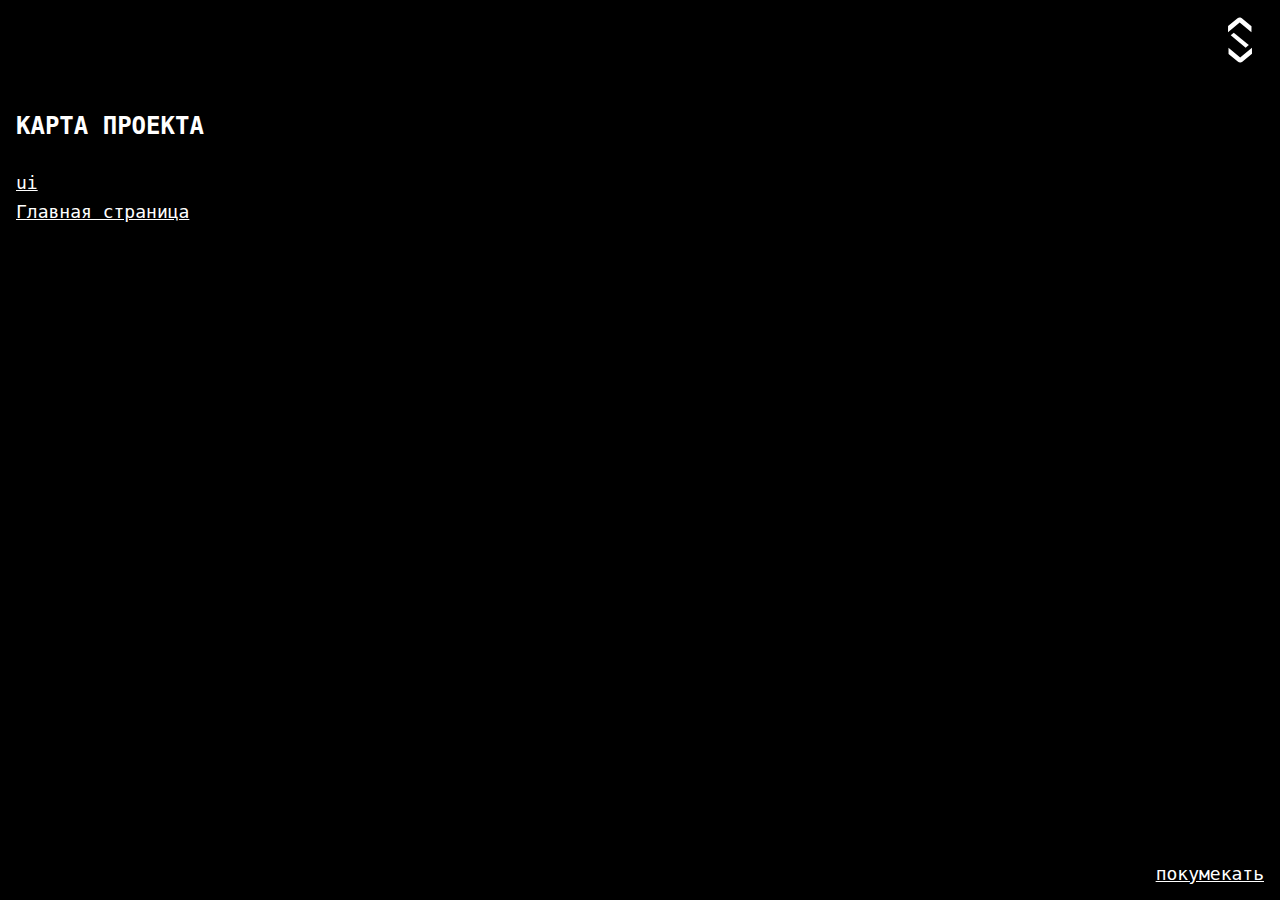
<file: index.html>
<!DOCTYPE html>
<html lang="ru">
  <meta charset="utf-8">
  <meta http-equiv="X-UA-Compatible" content="IE=edge">
  <meta name="viewport" content="width=device-width, initial-scale=1.0">
  <style type="text/css">
    * {
      margin: 0;
      padding: 0;
      box-sizing: border-box;
      transition: 0.2s;
    
      &::-webkit-scrollbar {
        width: 8px;
      }
    
      &::-webkit-scrollbar-track {
        background-color: #000;
      }
    
      &::-webkit-scrollbar-thumb {
        background-color: #fff;
      }    
    }
    
    html {
      background-color: #000;
      color: #fff;
      font-size: 18px;
      font-family: monospace;
    }
    
    body {
      display: flex;
      flex-direction: column;
      align-items: flex-end;
      gap: 12px;
      min-height: 100vh;
    }
    
    h1 {
      font-size: 24px;
      text-transform: uppercase;
    }
    
    a {
      color: inherit;
    }
    
    a:hover,
    a:active {
      opacity: 0.6;
    }
    
    .header,
    .footer {
      display: flex;
      justify-content: flex-end;
      padding: 16px;
    }
    
    .logo {
      max-width: 48px;
      max-height: 48px;
      object-fit: contain;
      object-position: center;
    }
    
    .main {
      display: flex;
      flex-direction: column;
      gap: 8px;
      padding: 16px;
      width: 100%;
      max-width: 1280px;
    }
    
    h1 {
      margin-bottom: 24px;
    }
    
    .footer {
      margin-top: auto;
    }
    
  </style>
  <title>Карта проекта
  </title>
  <body>
    <div class="header"><a href="https://spiks.tech/" target="blank" rel="nofollow"> <img class="logo" src="assets/media/spiks-logo.svg"></a></div>
    <div class="main">
      <h1>Карта проекта</h1><a href="ui-kit.html">ui</a><a href="main.html">Главная страница</a>
    </div>
    <div class="footer"><a href="https://spiks.tech/feedback/" target="blank" rel="nofollow">покумекать</a></div>
  </body>
</html>
</file>
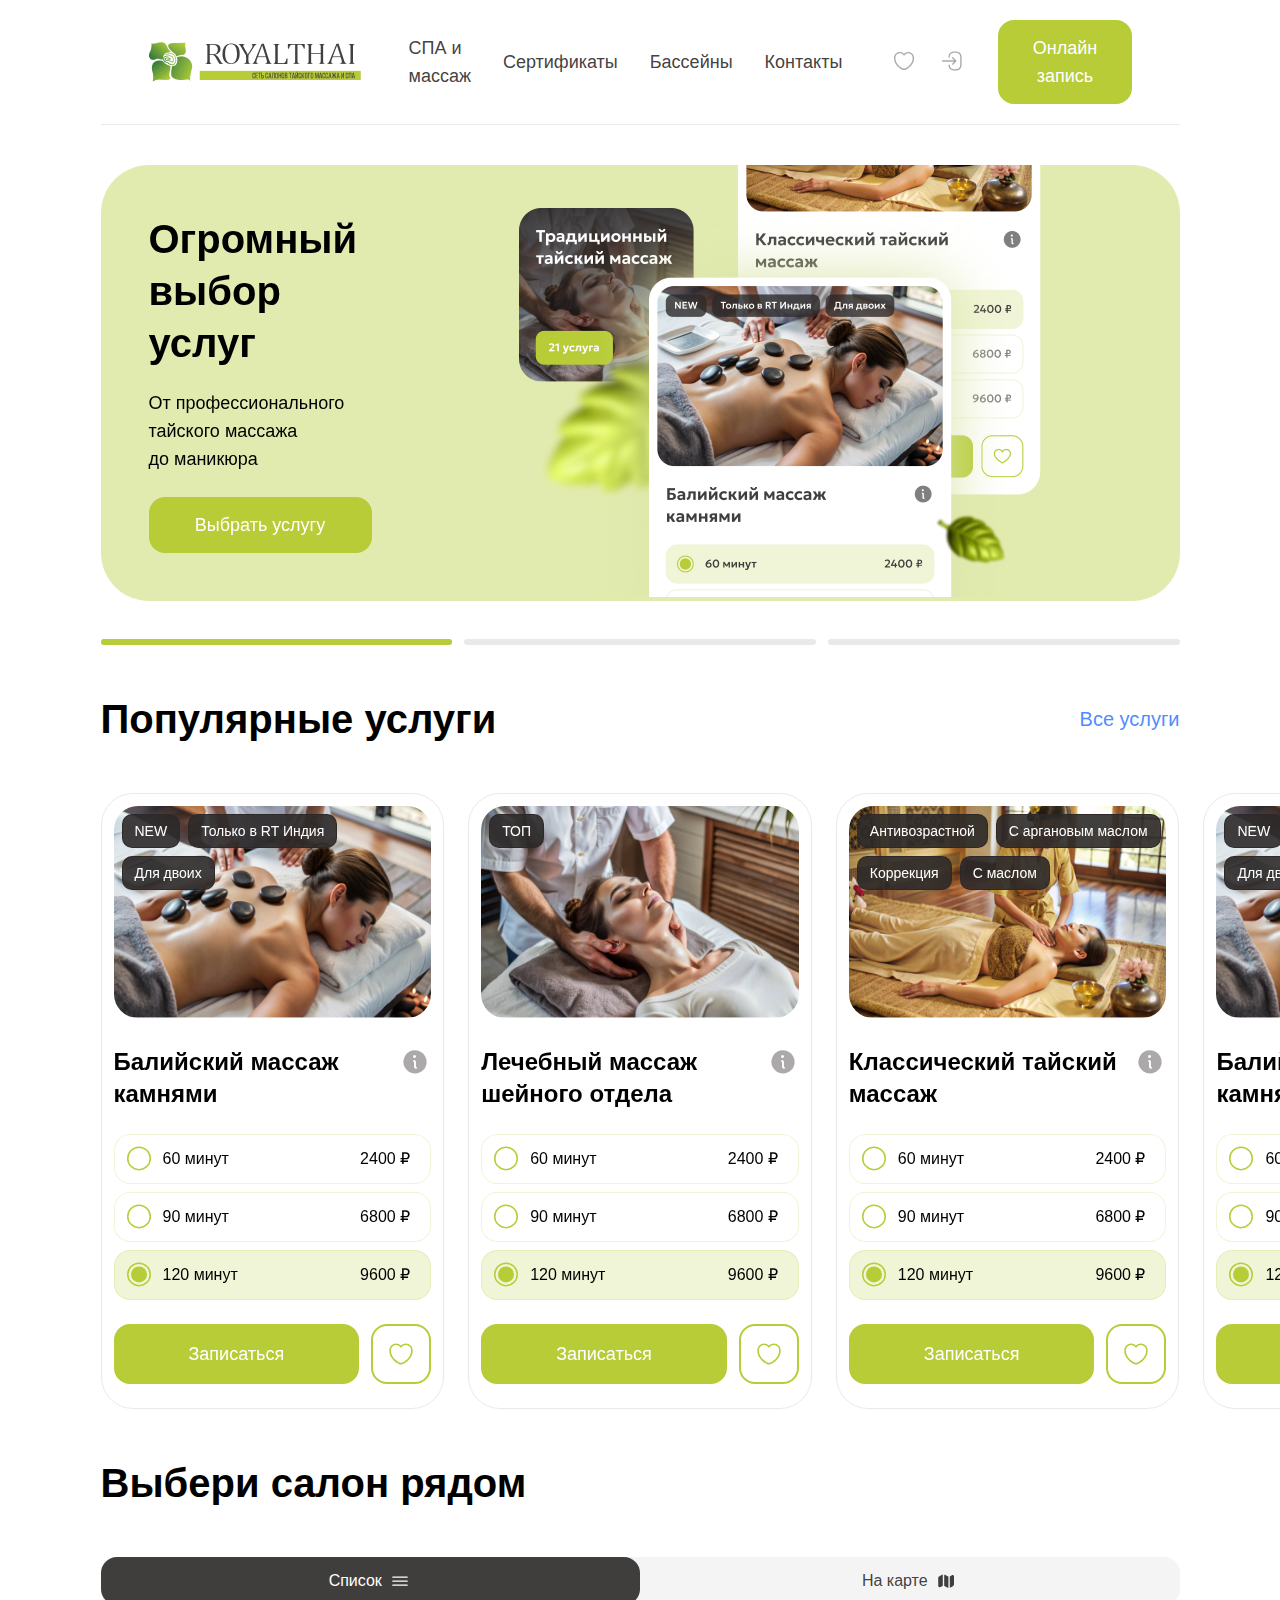
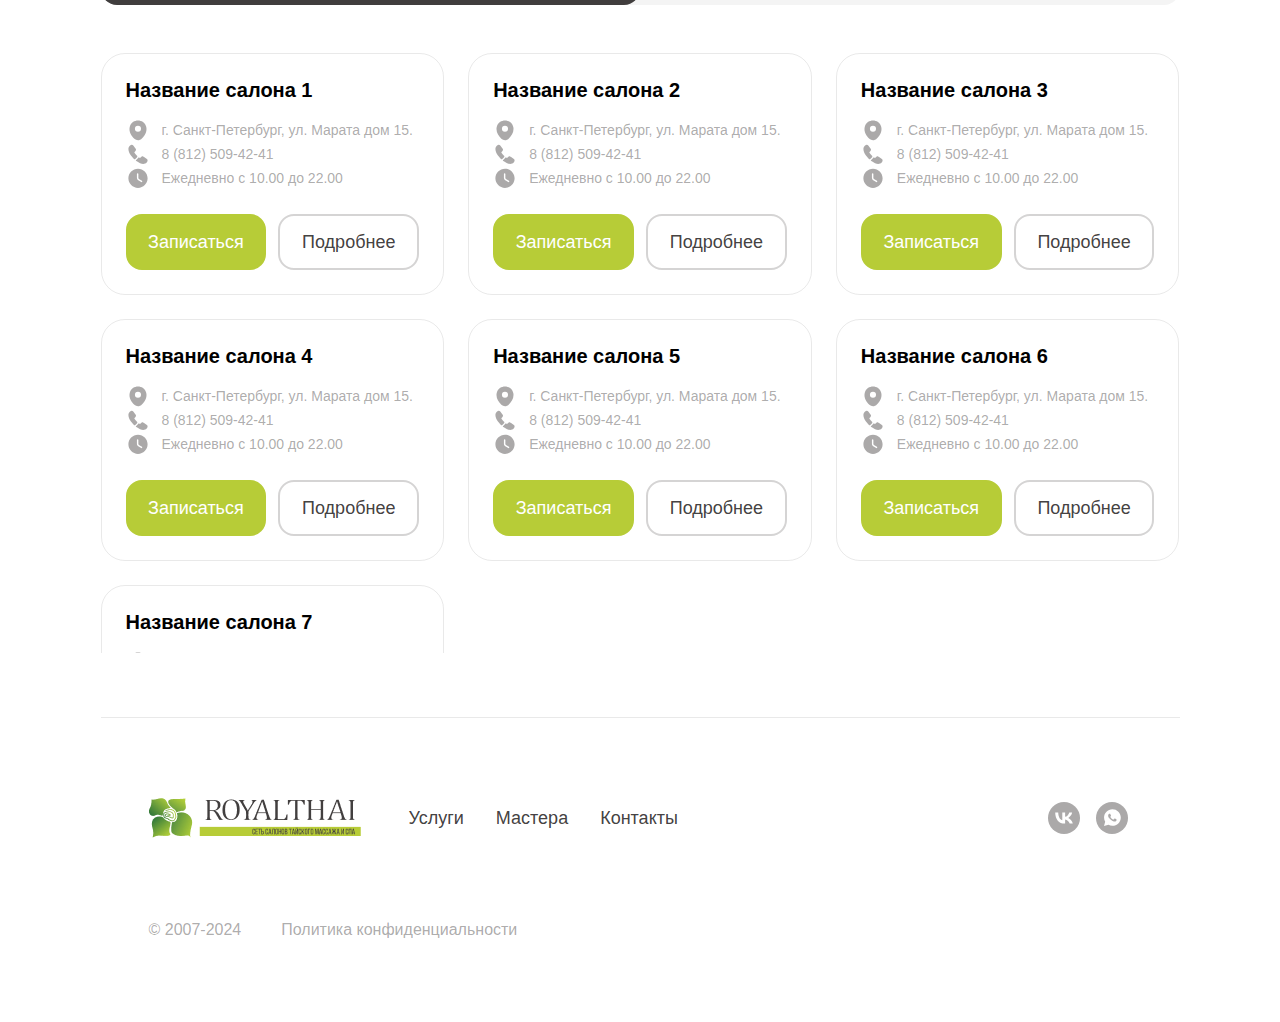
<file: main.html>
<!DOCTYPE html>
<html lang="ru">
  <head>
    <meta charset="utf-8">
    <meta http-equiv="X-UA-Compatible" content="IE=edge">
    <meta name="viewport" content="width=device-width, initial-scale=1.0">
    <link rel="stylesheet" href="./vendors/swiper/swiper-bundle.css">
    <link rel="stylesheet" href="./css/index.css">
    <script src="https://api-maps.yandex.ru/2.1/?apikey=e9d4279c-2ad3-4577-a66e-d27b17ee133c&amp;lang=ru_RU"></script>
  </head>
  <title>Главная
  </title>
  <body>
    <header class="header">
      <div class="header__content"><img src="./assets/media/logo.png" height="40" width="212"/>
        <nav class="header__nav">
          <ul class="header__list">
            <li class="header__item"><a class="header__link" href="#">СПА и массаж</a></li>
            <li class="header__item"> <a class="header__link" href="#">Сертификаты</a></li>
            <li class="header__item"> <a class="header__link" href="#">Бассейны</a></li>
            <li class="header__item"> <a class="header__link" href="#">Контакты</a></li>
          </ul>
        </nav>
        <div class="header__controls">
          <div class="header__user">
            <button class="control">
              <svg class="icon">
                <use xlink:href="./assets/icons/default/sprite.svg#like"></use>
              </svg>
            </button>
            <button class="control">
              <svg class="icon">
                <use xlink:href="./assets/icons/default/sprite.svg#login"></use>
              </svg>
            </button>
          </div>
          <button class="button _primary"><span>Онлайн запись</span>
          </button>
        </div>
      </div>
    </header>
    <section class="section">
      <div class="container">
        <div class="slider slider--banner" data-slider-id="ikbognni" data-slide-type="banner">
          <div class="slider__content"> 
            <div class="swiper slider__inner" data-slider="inner">
              <div class="swiper-wrapper slider__wrapper" data-slider="wrapper">
                <div class="swiper-slide slider__slide">
                  <div class="banner-card">
                    <div class="banner-card__main">
                      <div class="banner-card__content">
                        <h3 class="banner-card__title">Огромный выбор услуг</h3>
                        <p class="banner-card__description">От профессионального тайского массажа до маникюра</p>
                      </div>
                      <div class="banner-card__controls">
                        <button class="button _primary _size_lg"><span>Выбрать услугу</span>
                        </button>
                      </div>
                    </div>
                    <picture>
                      <source media="(min-width: 1025px)" srcset="./assets/media/slide-1.png"/>
                      <source media="(min-width: 320px)" srcset="./assets/media/slide-mobile-1.png"/><img src="./assets/media/slide-mobile-1.png"/>
                    </picture>
                  </div>
                </div>
                <div class="swiper-slide slider__slide">
                  <div class="banner-card">
                    <div class="banner-card__main">
                      <div class="banner-card__content">
                        <h3 class="banner-card__title">Выбери своего мастера</h3>
                        <p class="banner-card__description">Более 100 мастеров в твоем городе</p>
                      </div>
                      <div class="banner-card__controls">
                        <button class="button _primary _size_lg"><span>Выбрать мастера</span>
                        </button>
                      </div>
                    </div>
                    <picture>
                      <source media="(min-width: 1025px)" srcset="./assets/media/slide-2.png"/>
                      <source media="(min-width: 320px)" srcset="./assets/media/slide-mobile-2.png"/><img src="./assets/media/slide-mobile-2.png"/>
                    </picture>
                  </div>
                </div>
                <div class="swiper-slide slider__slide">
                  <div class="banner-card">
                    <div class="banner-card__main">
                      <div class="banner-card__content">
                        <h3 class="banner-card__title">Скачай мобильное приложение</h3>
                        <p class="banner-card__description"></p>
                      </div>
                      <div class="banner-card__controls">
                        <button class="button _additional"><img src="./assets/media/qr.png"/>
                        </button>
                      </div>
                    </div>
                    <picture>
                      <source media="(min-width: 1025px)" srcset="./assets/media/slide-3.png"/>
                      <source media="(min-width: 320px)" srcset="./assets/media/slide-mobile-3.png"/><img src="./assets/media/slide-mobile-3.png"/>
                    </picture>
                  </div>
                </div>
              </div>
              <div class="swiper-pagination slider__pagination" data-slider="pagination"></div>
            </div>
          </div>
        </div>
      </div>
    </section>
    <section class="section section-services">
      <div class="wrapper">
        <div class="container">
          <div class="section__heading">
            <h2 class="h2">Популярные услуги</h2><a class="link" href="#">Все услуги</a>
          </div>
          <div class="section__container"></div>
          <div class="slider slider--cards" data-slider-id="tlqza" data-slide-type="cards">
            <div class="slider__content"> 
              <div class="swiper slider__inner" data-slider="inner">
                <div class="swiper-wrapper slider__wrapper" data-slider="wrapper">
                  <div class="swiper-slide slider__slide">
                    <div class="card">
                      <div class="card__image"> <img src="./assets/media/card-slide-1.jpg"/>
                        <div class="card__tags">
                          <div class="card__tag _dark">NEW</div>
                          <div class="card__tag _dark">Только в RT Индия</div>
                          <div class="card__tag _dark">Для двоих</div>
                        </div>
                      </div>
                      <div class="card__main"> 
                        <div class="card__title">Балийский массаж камнями</div>
                        <div class="info card__info">
                          <svg class="icon info__icon">
                            <use xlink:href="./assets/icons/default/sprite.svg#info"></use>
                          </svg>
                        </div>
                      </div>
                      <div class="card__rate">
                        <label class="card__rate-item"><span>60 минут</span><span>2400 ₽</span>
                          <input type="radio" name="locjhohri" checked="checked"/>
                        </label>
                        <label class="card__rate-item"><span>90 минут</span><span>6800 ₽</span>
                          <input type="radio" name="locjhohri" checked="checked"/>
                        </label>
                        <label class="card__rate-item"><span>120 минут</span><span>9600 ₽</span>
                          <input type="radio" name="locjhohri" checked="checked"/>
                        </label>
                      </div>
                      <div class="card__controls"> 
                        <button class="button _size_lg _primary"><span>Записаться</span>
                        </button>
                        <button class="button _size_md _primary-stroke">
                          <svg class="icon">
                            <use xlink:href="./assets/icons/default/sprite.svg#favorite"></use>
                          </svg>
                        </button>
                      </div>
                    </div>
                  </div>
                  <div class="swiper-slide slider__slide">
                    <div class="card">
                      <div class="card__image"> <img src="./assets/media/card-slide-2.jpg"/>
                        <div class="card__tags">
                          <div class="card__tag _dark">ТОП</div>
                        </div>
                      </div>
                      <div class="card__main"> 
                        <div class="card__title">Лечебный массаж шейного отдела</div>
                        <div class="info card__info">
                          <svg class="icon info__icon">
                            <use xlink:href="./assets/icons/default/sprite.svg#info"></use>
                          </svg>
                        </div>
                      </div>
                      <div class="card__rate">
                        <label class="card__rate-item"><span>60 минут</span><span>2400 ₽</span>
                          <input type="radio" name="ekaoa" checked="checked"/>
                        </label>
                        <label class="card__rate-item"><span>90 минут</span><span>6800 ₽</span>
                          <input type="radio" name="ekaoa" checked="checked"/>
                        </label>
                        <label class="card__rate-item"><span>120 минут</span><span>9600 ₽</span>
                          <input type="radio" name="ekaoa" checked="checked"/>
                        </label>
                      </div>
                      <div class="card__controls"> 
                        <button class="button _size_lg _primary"><span>Записаться</span>
                        </button>
                        <button class="button _size_md _primary-stroke">
                          <svg class="icon">
                            <use xlink:href="./assets/icons/default/sprite.svg#favorite"></use>
                          </svg>
                        </button>
                      </div>
                    </div>
                  </div>
                  <div class="swiper-slide slider__slide">
                    <div class="card">
                      <div class="card__image"> <img src="./assets/media/card-slide-3.jpg"/>
                        <div class="card__tags">
                          <div class="card__tag _dark">Антивозрастной</div>
                          <div class="card__tag _dark">С аргановым маслом</div>
                          <div class="card__tag _dark">Коррекция</div>
                          <div class="card__tag _dark">С маслом</div>
                        </div>
                      </div>
                      <div class="card__main"> 
                        <div class="card__title">Классический тайский массаж</div>
                        <div class="info card__info">
                          <svg class="icon info__icon">
                            <use xlink:href="./assets/icons/default/sprite.svg#info"></use>
                          </svg>
                        </div>
                      </div>
                      <div class="card__rate">
                        <label class="card__rate-item"><span>60 минут</span><span>2400 ₽</span>
                          <input type="radio" name="lkgay" checked="checked"/>
                        </label>
                        <label class="card__rate-item"><span>90 минут</span><span>6800 ₽</span>
                          <input type="radio" name="lkgay" checked="checked"/>
                        </label>
                        <label class="card__rate-item"><span>120 минут</span><span>9600 ₽</span>
                          <input type="radio" name="lkgay" checked="checked"/>
                        </label>
                      </div>
                      <div class="card__controls"> 
                        <button class="button _size_lg _primary"><span>Записаться</span>
                        </button>
                        <button class="button _size_md _primary-stroke">
                          <svg class="icon">
                            <use xlink:href="./assets/icons/default/sprite.svg#favorite"></use>
                          </svg>
                        </button>
                      </div>
                    </div>
                  </div>
                  <div class="swiper-slide slider__slide">
                    <div class="card">
                      <div class="card__image"> <img src="./assets/media/card-slide-1.jpg"/>
                        <div class="card__tags">
                          <div class="card__tag _dark">NEW</div>
                          <div class="card__tag _dark">Только в RT Индия</div>
                          <div class="card__tag _dark">Для двоих</div>
                        </div>
                      </div>
                      <div class="card__main"> 
                        <div class="card__title">Балийский массаж камнями</div>
                        <div class="info card__info">
                          <svg class="icon info__icon">
                            <use xlink:href="./assets/icons/default/sprite.svg#info"></use>
                          </svg>
                        </div>
                      </div>
                      <div class="card__rate">
                        <label class="card__rate-item"><span>60 минут</span><span>2400 ₽</span>
                          <input type="radio" name="tcvbobbi" checked="checked"/>
                        </label>
                        <label class="card__rate-item"><span>90 минут</span><span>6800 ₽</span>
                          <input type="radio" name="tcvbobbi" checked="checked"/>
                        </label>
                        <label class="card__rate-item"><span>120 минут</span><span>9600 ₽</span>
                          <input type="radio" name="tcvbobbi" checked="checked"/>
                        </label>
                      </div>
                      <div class="card__controls"> 
                        <button class="button _size_lg _primary"><span>Записаться</span>
                        </button>
                        <button class="button _size_md _primary-stroke">
                          <svg class="icon">
                            <use xlink:href="./assets/icons/default/sprite.svg#favorite"></use>
                          </svg>
                        </button>
                      </div>
                    </div>
                  </div>
                  <div class="swiper-slide slider__slide">
                    <div class="card">
                      <div class="card__image"> <img src="./assets/media/card-slide-2.jpg"/>
                        <div class="card__tags">
                          <div class="card__tag _dark">ТОП</div>
                        </div>
                      </div>
                      <div class="card__main"> 
                        <div class="card__title">Лечебный массаж шейного отдела</div>
                        <div class="info card__info">
                          <svg class="icon info__icon">
                            <use xlink:href="./assets/icons/default/sprite.svg#info"></use>
                          </svg>
                        </div>
                      </div>
                      <div class="card__rate">
                        <label class="card__rate-item"><span>60 минут</span><span>2400 ₽</span>
                          <input type="radio" name="teubh" checked="checked"/>
                        </label>
                        <label class="card__rate-item"><span>90 минут</span><span>6800 ₽</span>
                          <input type="radio" name="teubh" checked="checked"/>
                        </label>
                        <label class="card__rate-item"><span>120 минут</span><span>9600 ₽</span>
                          <input type="radio" name="teubh" checked="checked"/>
                        </label>
                      </div>
                      <div class="card__controls"> 
                        <button class="button _size_lg _primary"><span>Записаться</span>
                        </button>
                        <button class="button _size_md _primary-stroke">
                          <svg class="icon">
                            <use xlink:href="./assets/icons/default/sprite.svg#favorite"></use>
                          </svg>
                        </button>
                      </div>
                    </div>
                  </div>
                  <div class="swiper-slide slider__slide">
                    <div class="card">
                      <div class="card__image"> <img src="./assets/media/card-slide-3.jpg"/>
                        <div class="card__tags">
                          <div class="card__tag _dark">Антивозрастной</div>
                          <div class="card__tag _dark">С аргановым маслом</div>
                          <div class="card__tag _dark">Коррекция</div>
                          <div class="card__tag _dark">С маслом</div>
                        </div>
                      </div>
                      <div class="card__main"> 
                        <div class="card__title">Классический тайский массаж</div>
                        <div class="info card__info">
                          <svg class="icon info__icon">
                            <use xlink:href="./assets/icons/default/sprite.svg#info"></use>
                          </svg>
                        </div>
                      </div>
                      <div class="card__rate">
                        <label class="card__rate-item"><span>60 минут</span><span>2400 ₽</span>
                          <input type="radio" name="rinhsg" checked="checked"/>
                        </label>
                        <label class="card__rate-item"><span>90 минут</span><span>6800 ₽</span>
                          <input type="radio" name="rinhsg" checked="checked"/>
                        </label>
                        <label class="card__rate-item"><span>120 минут</span><span>9600 ₽</span>
                          <input type="radio" name="rinhsg" checked="checked"/>
                        </label>
                      </div>
                      <div class="card__controls"> 
                        <button class="button _size_lg _primary"><span>Записаться</span>
                        </button>
                        <button class="button _size_md _primary-stroke">
                          <svg class="icon">
                            <use xlink:href="./assets/icons/default/sprite.svg#favorite"></use>
                          </svg>
                        </button>
                      </div>
                    </div>
                  </div>
                </div>
              </div>
            </div>
          </div>
          <button class="button show-more _size_lg"><span>Все услуги</span>
          </button>
        </div>
      </div>
    </section>
    <section class="section section--map _mt-sm _mb-md">
      <div class="container">
        <div class="section__heading">
          <h2 class="h2">Выбери салон рядом</h2>
        </div>
        <div class="tabs tabs--map">
          <div class="tab active" data-tab-button="list"><span>Список</span>
            <svg class="icon">
              <use xlink:href="./assets/icons/default/sprite.svg#burger"></use>
            </svg>
          </div>
          <div class="tab" data-tab-button="map"><span>На карте</span>
            <svg class="icon">
              <use xlink:href="./assets/icons/default/sprite.svg#map"></use>
            </svg>
          </div>
        </div>
        <div class="section__container rel">
          <div class="list list--map draggable active" data-tab-container="list">
            <div class="list-item" data-coords="59.892156,30.212439" data-place-id="place1">
              <h3 class="list-item__title">Название салона 1</h3>
              <div class="list-item__info"> 
                <div class="list-item__row">
                  <svg class="icon">
                    <use xlink:href="./assets/icons/default/sprite.svg#geo"></use>
                  </svg>
                  <div class="list-item__text">г. Санкт-Петербург, ул. Марата дом 15.</div>
                </div>
                <div class="list-item__row">
                  <svg class="icon">
                    <use xlink:href="./assets/icons/default/sprite.svg#phone"></use>
                  </svg>
                  <div class="list-item__text">8 (812) 509-42-41</div>
                </div>
                <div class="list-item__row">
                  <svg class="icon">
                    <use xlink:href="./assets/icons/default/sprite.svg#clock"></use>
                  </svg>
                  <div class="list-item__text">Ежедневно с 10.00 до 22.00</div>
                </div>
              </div>
              <div class="list-item__controls"> 
                <button class="button _primary _size_lg"><span>Записаться</span>
                </button>
                <button class="button _size_lg"><span>Подробнее</span>
                </button>
              </div>
            </div>
            <div class="list-item" data-coords="59.944697,30.245771" data-place-id="place2">
              <h3 class="list-item__title">Название салона 2</h3>
              <div class="list-item__info"> 
                <div class="list-item__row">
                  <svg class="icon">
                    <use xlink:href="./assets/icons/default/sprite.svg#geo"></use>
                  </svg>
                  <div class="list-item__text">г. Санкт-Петербург, ул. Марата дом 15.</div>
                </div>
                <div class="list-item__row">
                  <svg class="icon">
                    <use xlink:href="./assets/icons/default/sprite.svg#phone"></use>
                  </svg>
                  <div class="list-item__text">8 (812) 509-42-41</div>
                </div>
                <div class="list-item__row">
                  <svg class="icon">
                    <use xlink:href="./assets/icons/default/sprite.svg#clock"></use>
                  </svg>
                  <div class="list-item__text">Ежедневно с 10.00 до 22.00</div>
                </div>
              </div>
              <div class="list-item__controls"> 
                <button class="button _primary _size_lg"><span>Записаться</span>
                </button>
                <button class="button _size_lg"><span>Подробнее</span>
                </button>
              </div>
            </div>
            <div class="list-item" data-coords="59.933482,30.271222" data-place-id="place3">
              <h3 class="list-item__title">Название салона 3</h3>
              <div class="list-item__info"> 
                <div class="list-item__row">
                  <svg class="icon">
                    <use xlink:href="./assets/icons/default/sprite.svg#geo"></use>
                  </svg>
                  <div class="list-item__text">г. Санкт-Петербург, ул. Марата дом 15.</div>
                </div>
                <div class="list-item__row">
                  <svg class="icon">
                    <use xlink:href="./assets/icons/default/sprite.svg#phone"></use>
                  </svg>
                  <div class="list-item__text">8 (812) 509-42-41</div>
                </div>
                <div class="list-item__row">
                  <svg class="icon">
                    <use xlink:href="./assets/icons/default/sprite.svg#clock"></use>
                  </svg>
                  <div class="list-item__text">Ежедневно с 10.00 до 22.00</div>
                </div>
              </div>
              <div class="list-item__controls"> 
                <button class="button _primary _size_lg"><span>Записаться</span>
                </button>
                <button class="button _size_lg"><span>Подробнее</span>
                </button>
              </div>
            </div>
            <div class="list-item" data-coords="59.938150,30.321607" data-place-id="place4">
              <h3 class="list-item__title">Название салона 4</h3>
              <div class="list-item__info"> 
                <div class="list-item__row">
                  <svg class="icon">
                    <use xlink:href="./assets/icons/default/sprite.svg#geo"></use>
                  </svg>
                  <div class="list-item__text">г. Санкт-Петербург, ул. Марата дом 15.</div>
                </div>
                <div class="list-item__row">
                  <svg class="icon">
                    <use xlink:href="./assets/icons/default/sprite.svg#phone"></use>
                  </svg>
                  <div class="list-item__text">8 (812) 509-42-41</div>
                </div>
                <div class="list-item__row">
                  <svg class="icon">
                    <use xlink:href="./assets/icons/default/sprite.svg#clock"></use>
                  </svg>
                  <div class="list-item__text">Ежедневно с 10.00 до 22.00</div>
                </div>
              </div>
              <div class="list-item__controls"> 
                <button class="button _primary _size_lg"><span>Записаться</span>
                </button>
                <button class="button _size_lg"><span>Подробнее</span>
                </button>
              </div>
            </div>
            <div class="list-item" data-coords="59.959083,30.396410" data-place-id="place5">
              <h3 class="list-item__title">Название салона 5</h3>
              <div class="list-item__info"> 
                <div class="list-item__row">
                  <svg class="icon">
                    <use xlink:href="./assets/icons/default/sprite.svg#geo"></use>
                  </svg>
                  <div class="list-item__text">г. Санкт-Петербург, ул. Марата дом 15.</div>
                </div>
                <div class="list-item__row">
                  <svg class="icon">
                    <use xlink:href="./assets/icons/default/sprite.svg#phone"></use>
                  </svg>
                  <div class="list-item__text">8 (812) 509-42-41</div>
                </div>
                <div class="list-item__row">
                  <svg class="icon">
                    <use xlink:href="./assets/icons/default/sprite.svg#clock"></use>
                  </svg>
                  <div class="list-item__text">Ежедневно с 10.00 до 22.00</div>
                </div>
              </div>
              <div class="list-item__controls"> 
                <button class="button _primary _size_lg"><span>Записаться</span>
                </button>
                <button class="button _size_lg"><span>Подробнее</span>
                </button>
              </div>
            </div>
            <div class="list-item" data-coords="59.958564,30.415143" data-place-id="place6">
              <h3 class="list-item__title">Название салона 6</h3>
              <div class="list-item__info"> 
                <div class="list-item__row">
                  <svg class="icon">
                    <use xlink:href="./assets/icons/default/sprite.svg#geo"></use>
                  </svg>
                  <div class="list-item__text">г. Санкт-Петербург, ул. Марата дом 15.</div>
                </div>
                <div class="list-item__row">
                  <svg class="icon">
                    <use xlink:href="./assets/icons/default/sprite.svg#phone"></use>
                  </svg>
                  <div class="list-item__text">8 (812) 509-42-41</div>
                </div>
                <div class="list-item__row">
                  <svg class="icon">
                    <use xlink:href="./assets/icons/default/sprite.svg#clock"></use>
                  </svg>
                  <div class="list-item__text">Ежедневно с 10.00 до 22.00</div>
                </div>
              </div>
              <div class="list-item__controls"> 
                <button class="button _primary _size_lg"><span>Записаться</span>
                </button>
                <button class="button _size_lg"><span>Подробнее</span>
                </button>
              </div>
            </div>
            <div class="list-item" data-coords="59.910977,30.458294" data-place-id="place7">
              <h3 class="list-item__title">Название салона 7</h3>
              <div class="list-item__info"> 
                <div class="list-item__row">
                  <svg class="icon">
                    <use xlink:href="./assets/icons/default/sprite.svg#geo"></use>
                  </svg>
                  <div class="list-item__text">г. Санкт-Петербург, ул. Марата дом 15.</div>
                </div>
                <div class="list-item__row">
                  <svg class="icon">
                    <use xlink:href="./assets/icons/default/sprite.svg#phone"></use>
                  </svg>
                  <div class="list-item__text">8 (812) 509-42-41</div>
                </div>
                <div class="list-item__row">
                  <svg class="icon">
                    <use xlink:href="./assets/icons/default/sprite.svg#clock"></use>
                  </svg>
                  <div class="list-item__text">Ежедневно с 10.00 до 22.00</div>
                </div>
              </div>
              <div class="list-item__controls"> 
                <button class="button _primary _size_lg"><span>Записаться</span>
                </button>
                <button class="button _size_lg"><span>Подробнее</span>
                </button>
              </div>
            </div>
          </div>
          <div class="cover">
            <div class="modal-card">
              <div class="modal-card__heading"> 
                <div class="modal-card__title">Название салона</div>
                <button class="button _additional" data-button="close">
                  <svg class="icon">
                    <use xlink:href="./assets/icons/default/sprite.svg#cross"></use>
                  </svg>
                </button>
              </div>
              <div class="slider slider--card-detail" data-slider-id="brvxogl" data-slide-type="card-detail">
                <div class="slider__content"> 
                  <div class="swiper slider__inner" data-slider="inner">
                    <div class="swiper-wrapper slider__wrapper" data-slider="wrapper">
                      <div class="swiper-slide slider__slide"><img src="./assets/media/detail-slide-1.jpg" width="384" height="234"/></div>
                      <div class="swiper-slide slider__slide"><img src="./assets/media/detail-slide-2.jpg" width="384" height="234"/></div>
                      <div class="swiper-slide slider__slide"><img src="./assets/media/detail-slide-1.jpg" width="384" height="234"/></div>
                    </div>
                    <div class="slider__navigation" data-slider="navigation">
                      <div class="swiper-button-prev slider__button slider__button--prev" data-slider-button="prev">
                        <svg class="icon">
                          <use xlink:href="./assets/icons/default/sprite.svg#arrow-left"></use>
                        </svg>
                      </div>
                      <div class="swiper-button-next slider__button slider__button--next" data-slider-button="next">
                        <svg class="icon">
                          <use xlink:href="./assets/icons/default/sprite.svg#arrow-right"></use>
                        </svg>
                      </div>
                    </div>
                    <div class="swiper-pagination slider__pagination" data-slider="pagination"></div>
                  </div>
                </div>
              </div>
              <div class="list-item__info"> 
                <div class="list-item__row">
                  <svg class="icon">
                    <use xlink:href="./assets/icons/default/sprite.svg#geo"></use>
                  </svg>
                  <div class="list-item__text">г. Санкт-Петербург, ул. Марата дом 15.</div>
                </div>
                <div class="list-item__row">
                  <svg class="icon">
                    <use xlink:href="./assets/icons/default/sprite.svg#phone"></use>
                  </svg>
                  <div class="list-item__text">8 (812) 509-42-41</div>
                </div>
                <div class="list-item__row">
                  <svg class="icon">
                    <use xlink:href="./assets/icons/default/sprite.svg#clock"></use>
                  </svg>
                  <div class="list-item__text">Ежедневно с 10.00 до 22.00</div>
                </div>
              </div>
              <button class="button _primary _size_lg"><span>Записаться</span>
              </button>
            </div>
          </div>
          <div class="map" id="ucznobd" data-coords-center="56.136780, 40.395530" data-zoom="13" data-tab-container="map"></div>
        </div>
      </div>
    </section>
    <footer class="footer">
      <div class="footer__content">
        <div class="footer__main">
          <div class="footer__nav"><img src="./assets/media/logo.png" height="40" width="212"/>
            <nav class="nav">
              <ul class="nav__list">
                <li class="nav__item"><a class="nav__link" href="#">Услуги</a></li>
                <li class="nav__item"> <a class="nav__link" href="#">Мастера</a></li>
                <li class="nav__item"> <a class="nav__link" href="#">Контакты</a></li>
              </ul>
            </nav>
          </div>
          <div class="footer__soc"><a class="circle-link" href="#" target="_blank">
              <svg class="icon">
                <use xlink:href="./assets/icons/default/sprite.svg#vk"></use>
              </svg></a><a class="circle-link" href="#" target="_blank">
              <svg class="icon">
                <use xlink:href="./assets/icons/default/sprite.svg#whatsapp"></use>
              </svg></a>
          </div>
        </div>
        <div class="footer__copyright"> 
          <div class="footer__year">&COPY; 2007-2024</div><a class="footer__policy" href="#">Политика конфиденциальности</a>
        </div>
      </div>
    </footer>
    <script src="./vendors/swiper/swiper-bundle.min.js"></script>
    <script src="./js/index.js"></script>
  </body>
</html>
</file>
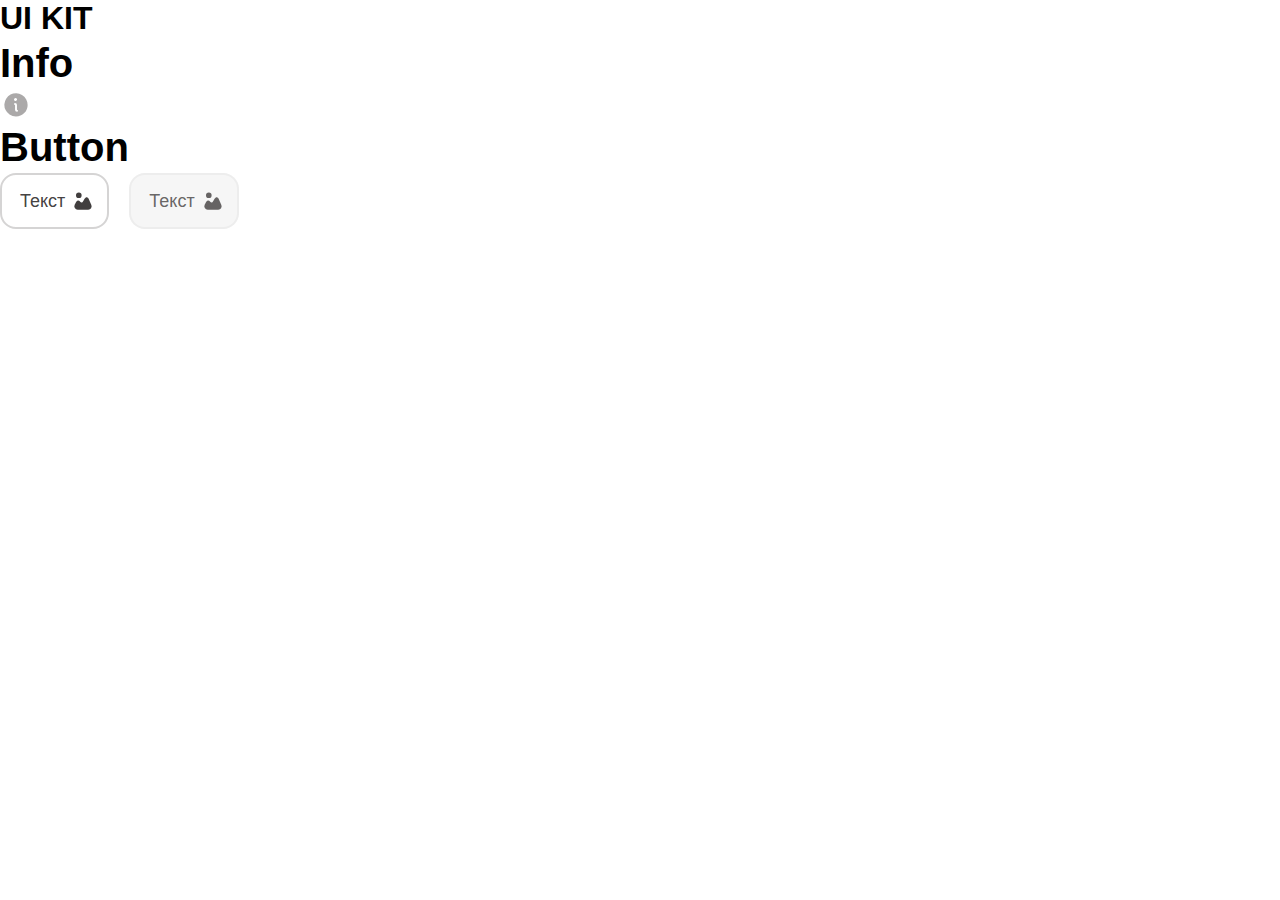
<file: ui-kit.html>
<!DOCTYPE html>
<html lang="ru">
  <head>
    <meta charset="utf-8">
    <meta http-equiv="X-UA-Compatible" content="IE=edge">
    <meta name="viewport" content="width=device-width, initial-scale=1.0">
    <link rel="stylesheet" href="vendors/swiper/swiper-bundle.css">
    <link rel="stylesheet" href="css/index.css">
    <script src="https://api-maps.yandex.ru/2.1/?apikey=e9d4279c-2ad3-4577-a66e-d27b17ee133c&amp;lang=ru_RU"></script>
  </head>
  <title>UI
  </title>
  <body>
    <section class="ui"> 
      <div class="ui__body">
        <div class="ui__header">
          <h1 class="h1">UI KIT</h1>
        </div>
        <div class="ui__inner">
          <div class="ui__block">
            <div class="ui__row">
              <div class="ui__col">
                <div class="h2">Info </div>
                <div class="info">
                  <svg class="icon info__icon">
                    <use xlink:href="assets/icons/default/sprite.svg#info"></use>
                  </svg>
                </div>
              </div>
            </div>
            <div class="ui__row">
              <div class="ui__col">
                <div class="h2">Button </div>
                <div class="ui__row">
                  <button class="button"><span>Текст</span>
                    <svg class="icon">
                      <use xlink:href="assets/icons/default/sprite.svg#default"></use>
                    </svg>
                  </button>
                  <button class="button _disabled"><span>Текст</span>
                    <svg class="icon">
                      <use xlink:href="assets/icons/default/sprite.svg#default"></use>
                    </svg>
                  </button>
                </div>
              </div>
            </div>
          </div>
        </div>
      </div>
    </section>
    <script src="vendors/swiper/swiper-bundle.min.js"></script>
    <script src="js/index.js"></script>
  </body>
</html>
</file>
<file: css/index.css>
* {
  scrollbar-color: red, black;
  scrollbar-width: thin;
}

*::-webkit-scrollbar {
  width: 8px;
  height: 8px;
}

*::-webkit-scrollbar-track {
  border-radius: 4px;
  background-color: red;
}

*::-webkit-scrollbar-thumb {
  border-radius: 4px;
  background-color: black;
}

@-webkit-keyframes fillLine {
  0% {
    -webkit-transform: scaleX(0%);
    transform: scaleX(0%);
    -webkit-transform-origin: left;
    transform-origin: left;
  }

  95% {
    -webkit-transform: scaleX(100%);
    transform: scaleX(100%);
    -webkit-transform-origin: left;
    transform-origin: left;
  }

  100% {
    -webkit-transform: scaleX(100%);
    transform: scaleX(100%);
    -webkit-transform-origin: right;
    transform-origin: right;
  }
}

@keyframes fillLine {
  0% {
    -webkit-transform: scaleX(0%);
    transform: scaleX(0%);
    -webkit-transform-origin: left;
    transform-origin: left;
  }

  95% {
    -webkit-transform: scaleX(100%);
    transform: scaleX(100%);
    -webkit-transform-origin: left;
    transform-origin: left;
  }

  100% {
    -webkit-transform: scaleX(100%);
    transform: scaleX(100%);
    -webkit-transform-origin: right;
    transform-origin: right;
  }
}

.layout {
  display: -webkit-box;
  display: -ms-flexbox;
  display: flex;
  min-height: 200vh;
  -webkit-box-orient: vertical;
  -webkit-box-direction: normal;
  -ms-flex-direction: column;
  flex-direction: column;
}

.layout__header {
  position: sticky;
  top: 0;
}

.layout__main {
  -webkit-box-flex: 1;
  -ms-flex-positive: 1;
  flex-grow: 1;
}

.layout__footer {
  margin-top: auto;
}

.icon {
  max-width: 100%;
  max-height: 100%;
}

.button {
  -webkit-user-select: none;
  -moz-user-select: none;
  -ms-user-select: none;
  user-select: none;
  cursor: pointer;
  border: 2px solid rgba(44, 41, 41, 0.2);
  background-color: transparent;
  border-radius: 16px;
  padding: 12px;
  display: -webkit-box;
  display: -ms-flexbox;
  display: flex;
  -webkit-box-align: center;
  -ms-flex-align: center;
  align-items: center;
  -webkit-transition: all 0.3s;
  transition: all 0.3s;
}

.button:hover {
  opacity: 0.8;
}

.button._disabled {
  opacity: 0.8;
  background-color: rgba(44, 41, 41, 0.05);
  border-color: rgba(44, 41, 41, 0.05);
}

.button._disabled:hover {
  cursor: default;
  background-color: rgba(44, 41, 41, 0.05);
}

.button._additional {
  border: 0;
  padding: 0;
}

.button._additional:hover {
  opacity: 1;
}

.button._primary {
  background-color: #B7CC37;
  border-color: #B7CC37;
}

.button._primary span {
  color: #ffffff;
}

.button._primary-stroke {
  border-color: #B7CC37;
}

.button._size_lg {
  display: -webkit-box;
  display: -ms-flexbox;
  display: flex;
  -webkit-box-pack: center;
  -ms-flex-pack: center;
  justify-content: center;
  width: 100%;
}

.button._size_md {
  display: -webkit-box;
  display: -ms-flexbox;
  display: flex;
  -webkit-box-pack: center;
  -ms-flex-pack: center;
  justify-content: center;
  min-width: 60px;
}

.button span {
  font-family: Geologica, sans-serif;
  color: rgba(44, 41, 41, 0.9);
  font-size: 18px;
  font-weight: 500;
  line-height: 28px;
  margin: 0 6px;
}

.button .icon {
  width: 24px;
  height: 24px;
}

.control {
  cursor: pointer;
  background-color: transparent;
  border: 0;
}

.control .icon {
  width: 40px;
  height: 40px;
}

.info {
  cursor: pointer;
  display: -webkit-box;
  display: -ms-flexbox;
  display: flex;
  -webkit-box-align: center;
  -ms-flex-align: center;
  align-items: center;
  -webkit-column-gap: 3px;
  -moz-column-gap: 3px;
  column-gap: 3px;
}

.info__icon {
  min-width: 32px;
  max-height: 32px;
  width: 32px;
  height: 32px;
}

.circle-link {
  display: inline-block;
  width: 40px;
  height: 40px;
  border-radius: 50%;
}

.section {
  max-width: 100%;
  width: 100%;
  display: -webkit-box;
  display: -ms-flexbox;
  display: flex;
  -webkit-box-orient: vertical;
  -webkit-box-direction: normal;
  -ms-flex-direction: column;
  flex-direction: column;
}

.section__heading {
  display: -webkit-box;
  display: -ms-flexbox;
  display: flex;
  -webkit-box-pack: justify;
  -ms-flex-pack: justify;
  justify-content: space-between;
}

.section__container {
  display: -webkit-box;
  display: -ms-flexbox;
  display: flex;
  -webkit-box-pack: justify;
  -ms-flex-pack: justify;
  justify-content: space-between;
  gap: 24px;
  margin-top: 48px;
}

.section._mt-sm {
  margin-top: 48px;
}

.section._mb-md {
  margin-bottom: 64px;
}

.rel {
  position: relative;
}

.section-services .show-more {
  display: none;
}

.link {
  color: #518CFF;
  text-decoration: none;
  font-family: inherit;
  font-size: 20px;
  font-weight: 500;
  line-height: 30px;
  -ms-flex-item-align: center;
  -ms-grid-row-align: center;
  align-self: center;
}

.list-item {
  width: 100%;
  padding: 24px;
  border-radius: 24px;
  border: 1px solid rgba(44, 41, 41, 0.1);
}

.list-item__title {
  font-family: inherit;
  font-size: 20px;
  font-weight: 600;
  line-height: 24px;
  margin-bottom: 16px;
}

.list-item__text {
  color: rgba(44, 41, 41, 0.4);
  font-family: inherit;
  font-size: 14px;
  font-weight: 500;
  line-height: 20px;
}

.list-item__row {
  display: -webkit-box;
  display: -ms-flexbox;
  display: flex;
  -webkit-box-align: center;
  -ms-flex-align: center;
  align-items: center;
  -webkit-column-gap: 12px;
  -moz-column-gap: 12px;
  column-gap: 12px;
}

.list-item__controls {
  display: -webkit-box;
  display: -ms-flexbox;
  display: flex;
  -webkit-column-gap: 12px;
  -moz-column-gap: 12px;
  column-gap: 12px;
  margin-top: 24px;
}

.cover {
  display: none;
  position: absolute;
  top: 0;
  left: 0;
  background-color: #ffffff;
  width: 432px;
  height: 100%;
  z-index: 5;
}

.cover.active {
  display: block;
}

.tabs {
  display: -webkit-box;
  display: -ms-flexbox;
  display: flex;
  background-color: rgba(44, 41, 41, 0.05);
  border-radius: 16px;
  margin: 48px 0 32px;
}

.tab {
  cursor: pointer;
  padding: 12px;
  color: rgba(44, 41, 41, 0.9);
  width: 100%;
  border-radius: 16px;
  display: -webkit-box;
  display: -ms-flexbox;
  display: flex;
  -webkit-box-align: center;
  -ms-flex-align: center;
  align-items: center;
  -webkit-box-pack: center;
  -ms-flex-pack: center;
  justify-content: center;
  -webkit-column-gap: 6px;
  -moz-column-gap: 6px;
  column-gap: 6px;
  -webkit-transition: all 0.3s;
  transition: all 0.3s;
}

.tab:hover {
  background-color: rgba(44, 41, 41, 0.9);
  color: #ffffff;
}

.tab.active {
  background-color: rgba(44, 41, 41, 0.9);
  color: #ffffff;
}

.tab span {
  font-family: inherit;
  font-size: 16px;
  font-weight: 500;
  line-height: 24px;
  color: inherit;
}

.tab .icon {
  min-width: 24px;
  width: 24px;
  height: 24px;
}

.tabs--map {
  display: none;
}

.ui__row {
  display: -webkit-box;
  display: -ms-flexbox;
  display: flex;
  gap: 20px;
}

.container {
  max-width: 1344px;
  width: 100%;
  margin: 0 auto;
}

.wrapper {
  max-width: 100vw;
  width: 100%;
  margin: 0 auto;
  overflow-x: hidden;
}

.h2 {
  font-family: inherit;
  font-size: 40px;
  font-weight: 700;
  line-height: 52px;
}

.header__content {
  display: -webkit-box;
  display: -ms-flexbox;
  display: flex;
  -webkit-box-align: center;
  -ms-flex-align: center;
  align-items: center;
  -webkit-box-pack: justify;
  -ms-flex-pack: justify;
  justify-content: space-between;
  -webkit-column-gap: 48px;
  -moz-column-gap: 48px;
  column-gap: 48px;
  padding: 20px 48px;
  border-bottom: 1px solid rgba(44, 41, 41, 0.1);
  max-width: 1344px;
  width: 100%;
  margin: 0 auto;
}

.header__nav {
  display: -webkit-box;
  display: -ms-flexbox;
  display: flex;
  -webkit-box-align: center;
  -ms-flex-align: center;
  align-items: center;
}

.header__list {
  list-style: none;
  display: -webkit-box;
  display: -ms-flexbox;
  display: flex;
  -webkit-box-align: center;
  -ms-flex-align: center;
  align-items: center;
  -webkit-column-gap: 32px;
  -moz-column-gap: 32px;
  column-gap: 32px;
}

.header__item {
  color: rgba(44, 41, 41, 0.9);
  text-decoration: none;
  font-family: Geologica, sans-serif;
  font-size: 18px;
  font-weight: 500;
  line-height: 28px;
}

.header__link {
  color: inherit;
  font-family: inherit;
  text-decoration: inherit;
}

.header__controls {
  display: -webkit-box;
  display: -ms-flexbox;
  display: flex;
  -webkit-column-gap: 32px;
  -moz-column-gap: 32px;
  column-gap: 32px;
}

.header__user {
  display: -webkit-box;
  display: -ms-flexbox;
  display: flex;
  -webkit-column-gap: 20px;
  -moz-column-gap: 20px;
  column-gap: 20px;
}

.footer__content {
  max-width: 1344px;
  width: 100%;
  margin: 0 auto;
  display: -webkit-box;
  display: -ms-flexbox;
  display: flex;
  -webkit-box-orient: vertical;
  -webkit-box-direction: normal;
  -ms-flex-direction: column;
  flex-direction: column;
  row-gap: 80px;
  padding: 80px 48px;
  border-top: 1px solid rgba(44, 41, 41, 0.1);
}

.footer__main {
  display: -webkit-box;
  display: -ms-flexbox;
  display: flex;
  -webkit-box-pack: justify;
  -ms-flex-pack: justify;
  justify-content: space-between;
}

.footer__copyright {
  display: -webkit-box;
  display: -ms-flexbox;
  display: flex;
  -webkit-column-gap: 40px;
  -moz-column-gap: 40px;
  column-gap: 40px;
  font-family: inherit;
  font-size: 16px;
  font-weight: 500;
  line-height: 24px;
  color: rgba(44, 41, 41, 0.4);
}

.footer__nav {
  display: -webkit-box;
  display: -ms-flexbox;
  display: flex;
  -webkit-box-align: center;
  -ms-flex-align: center;
  align-items: center;
  -webkit-column-gap: 48px;
  -moz-column-gap: 48px;
  column-gap: 48px;
}

.footer__soc {
  display: -webkit-box;
  display: -ms-flexbox;
  display: flex;
  -webkit-column-gap: 8px;
  -moz-column-gap: 8px;
  column-gap: 8px;
}

.footer__year {
  font-family: inherit;
  font-size: inherit;
  font-weight: inherit;
  line-height: inherit;
  color: inherit;
}

.footer__policy {
  text-decoration: none;
  font-family: inherit;
  font-size: inherit;
  font-weight: inherit;
  line-height: inherit;
  color: inherit;
}

.nav__nav {
  display: -webkit-box;
  display: -ms-flexbox;
  display: flex;
  -webkit-box-align: center;
  -ms-flex-align: center;
  align-items: center;
}

.nav__list {
  list-style: none;
  display: -webkit-box;
  display: -ms-flexbox;
  display: flex;
  -webkit-box-align: center;
  -ms-flex-align: center;
  align-items: center;
  -webkit-column-gap: 32px;
  -moz-column-gap: 32px;
  column-gap: 32px;
}

.nav__item {
  color: rgba(44, 41, 41, 0.9);
  text-decoration: none;
  font-family: Geologica, sans-serif;
  font-size: 18px;
  font-weight: 500;
  line-height: 28px;
}

.nav__link {
  color: inherit;
  font-family: inherit;
  text-decoration: inherit;
}

.slider {
  --autoplay-duration: 4s;
}

.slider__content {
  height: 100%;
}

.slider__inner {
  height: 100%;
}

.slider__navigation {
  position: absolute;
  top: 50%;
  left: 12px;
  z-index: 2;
  width: calc(100% - 24px);
  display: -webkit-box;
  display: -ms-flexbox;
  display: flex;
  -webkit-box-align: center;
  -ms-flex-align: center;
  align-items: center;
  -webkit-box-pack: justify;
  -ms-flex-pack: justify;
  justify-content: space-between;
  pointer-events: none;
  gap: 20px;
}

.slider__button {
  pointer-events: all;
  position: static;
  z-index: 2;
  width: 48px;
  height: 48px;
  display: -webkit-box;
  display: -ms-flexbox;
  display: flex;
  -webkit-box-align: center;
  -ms-flex-align: center;
  align-items: center;
  -webkit-box-pack: center;
  -ms-flex-pack: center;
  justify-content: center;
  -webkit-box-sizing: border-box;
  box-sizing: border-box;
  border-radius: 16px;
  background-color: rgba(44, 41, 41, 0.9);
}

.slider--banner .swiper {
  margin: 40px 0;
}

.slider--banner .slider__slide {
  height: auto;
}

.slider--banner .slider__wrapper {
  -webkit-box-align: stretch;
  -ms-flex-align: stretch;
  align-items: stretch;
}

.slider--banner .slider__pagination {
  position: relative;
  width: 100%;
  height: 6px;
  display: -webkit-box;
  display: -ms-flexbox;
  display: flex;
  -webkit-box-pack: justify;
  -ms-flex-pack: justify;
  justify-content: space-between;
  margin-top: 22px;
}

.slider--banner .slider__pagination-item {
  position: relative;
  width: 100%;
  border-radius: 3px;
  margin-right: 12px;
  overflow: hidden;
  background-color: rgba(44, 41, 41, 0.1);
}

.slider--banner .slider__pagination-item:last-of-type {
  margin-right: 0;
}

.slider--banner .slider__pagination-item::after {
  content: "";
  position: absolute;
  top: 0;
  left: 0;
  width: 100%;
  height: 100%;
  opacity: 0;
  background-color: #B7CC37;
  -webkit-animation: none;
  animation: none;
}

.slider--banner .slider__pagination-item:has(~ .swiper-pagination-bullet-active)::after {
  opacity: 1;
}

.slider--banner .slider__pagination-item.swiper-pagination-bullet-active::after {
  opacity: 1;
  -webkit-animation: fillLine ease-in-out var(--autoplay-duration) forwards;
  animation: fillLine ease-in-out var(--autoplay-duration) forwards;
}

.slider--cards .swiper {
  overflow: visible;
  max-width: 100vw;
  width: 100%;
}

.slider--card-detail .slider__slide img {
  width: 100%;
  height: auto;
  aspect-ratio: 3/2;
}

.slider--card-detail .slider__pagination {
  position: absolute;
  top: 12px;
  left: 12px;
  height: -webkit-fit-content;
  height: -moz-fit-content;
  height: fit-content;
  background-color: rgba(44, 41, 41, 0.9);
  border-radius: 12px;
  padding: 10px 14px 10px 34px;
  color: #ffffff;
  background-image: url("data:image/svg+xml,%3Csvg width='20' height='20' viewBox='0 0 20 20' fill='none' xmlns='http://www.w3.org/2000/svg'%3E%3Cpath d='M14.0004 5.99406C13.5938 5.99406 13.2204 5.76073 13.0338 5.40073L12.5538 4.43406C12.2471 3.82739 11.4471 3.32739 10.7671 3.32739H9.24044C8.55377 3.32739 7.75377 3.82739 7.4471 4.43406L6.9671 5.40073C6.78044 5.76073 6.4071 5.99406 6.00044 5.99406C4.55377 5.99406 3.4071 7.21406 3.50044 8.65406L3.8471 14.1607C3.9271 15.5341 4.6671 16.6607 6.5071 16.6607H13.4938C15.3338 16.6607 16.0671 15.5341 16.1538 14.1607L16.5004 8.65406C16.5938 7.21406 15.4471 5.99406 14.0004 5.99406ZM9.00044 6.82739H11.0004C11.2738 6.82739 11.5004 7.05406 11.5004 7.32739C11.5004 7.60073 11.2738 7.82739 11.0004 7.82739H9.00044C8.7271 7.82739 8.50044 7.60073 8.50044 7.32739C8.50044 7.05406 8.7271 6.82739 9.00044 6.82739ZM10.0004 14.0741C8.76044 14.0741 7.7471 13.0674 7.7471 11.8207C7.7471 10.5741 8.75377 9.56739 10.0004 9.56739C11.2471 9.56739 12.2538 10.5741 12.2538 11.8207C12.2538 13.0674 11.2404 14.0741 10.0004 14.0741Z' fill='white'/%3E%3C/svg%3E");
  background-repeat: no-repeat;
  background-position: 10px 44%;
}

.swiper-button-next:after,
.swiper-button-prev:after {
  content: none;
}

.swiper-pagination-fraction {
  width: unset;
}

.banner-card {
  display: -webkit-box;
  display: -ms-flexbox;
  display: flex;
  -webkit-box-pack: justify;
  -ms-flex-pack: justify;
  justify-content: space-between;
  background-color: rgba(183, 204, 55, 0.4);
  border-radius: 48px;
}

.banner-card__main {
  padding: 48px;
  display: -webkit-box;
  display: -ms-flexbox;
  display: flex;
  -webkit-box-orient: vertical;
  -webkit-box-direction: normal;
  -ms-flex-direction: column;
  flex-direction: column;
  -webkit-box-pack: justify;
  -ms-flex-pack: justify;
  justify-content: space-between;
}

.banner-card__title {
  font-family: Geologica, sans-serif;
  font-size: 40px;
  font-weight: 700;
  line-height: 52px;
}

.banner-card__description {
  font-family: Geologica, sans-serif;
  font-size: 18px;
  font-weight: 500;
  line-height: 28px;
  margin-top: 20px;
}

.card {
  width: 100%;
  display: -webkit-box;
  display: -ms-flexbox;
  display: flex;
  -webkit-box-orient: vertical;
  -webkit-box-direction: normal;
  -ms-flex-direction: column;
  flex-direction: column;
  row-gap: 24px;
  padding: 12px 12px 24px 12px;
  border: 1px solid rgba(44, 41, 41, 0.1);
  border-radius: 32px;
}

.card__image {
  position: relative;
}

.card__image img {
  aspect-ratio: 3/2;
  width: 100%;
  border-radius: 24px;
}

.card__main {
  display: -webkit-box;
  display: -ms-flexbox;
  display: flex;
  -webkit-box-pack: justify;
  -ms-flex-pack: justify;
  justify-content: space-between;
  -webkit-column-gap: 12px;
  -moz-column-gap: 12px;
  column-gap: 12px;
}

.card__tags {
  position: absolute;
  top: 8px;
  left: 8px;
  display: -webkit-box;
  display: -ms-flexbox;
  display: flex;
  -ms-flex-wrap: wrap;
  flex-wrap: wrap;
  gap: 8px;
}

.card__tag {
  color: rgba(44, 41, 41, 0.9);
  font-family: Geologica, sans-serif;
  font-size: 14px;
  font-weight: 500;
  line-height: 20px;
  padding: 6px 12px;
  border: 1px solid rgba(44, 41, 41, 0.2);
  border-radius: 10px;
}

.card__tag._dark {
  color: #ffffff;
  border: 1px solid rgba(44, 41, 41, 0.9);
  background-color: rgba(44, 41, 41, 0.9);
}

.card__title {
  font-family: inherit;
  font-size: 24px;
  font-weight: 600;
  line-height: 32px;
  height: 64px;
}

.card__info {
  max-height: 32px;
}

.card__rate {
  display: -webkit-box;
  display: -ms-flexbox;
  display: flex;
  -webkit-box-orient: vertical;
  -webkit-box-direction: normal;
  -ms-flex-direction: column;
  flex-direction: column;
  row-gap: 8px;
}

.card__rate input {
  display: none;
}

.card__rate-item {
  cursor: pointer;
  display: -webkit-box;
  display: -ms-flexbox;
  display: flex;
  -webkit-box-pack: justify;
  -ms-flex-pack: justify;
  justify-content: space-between;
  background-image: url("data:image/svg+xml,%3Csvg width='24' height='25' viewBox='0 0 24 25' fill='none' xmlns='http://www.w3.org/2000/svg'%3E%3Crect x='0.75' y='1.13037' width='22.5' height='22.5' rx='11.25' stroke='%23B7CC37' stroke-width='1.5'/%3E%3C/svg%3E");
  background-repeat: no-repeat;
  background-position: 12px;
  padding: 12px 20px 12px 48px;
  border: 1px solid rgba(183, 204, 55, 0.2);
  border-radius: 16px;
  font-family: inherit;
  font-size: 16px;
  font-weight: 500;
  line-height: 24px;
}

.card__rate-item:has(input:checked) {
  background-color: rgba(183, 204, 55, 0.2);
  background-image: url("data:image/svg+xml,%3Csvg width='24' height='25' viewBox='0 0 24 25' fill='none' xmlns='http://www.w3.org/2000/svg'%3E%3Crect x='0.75' y='1.13037' width='22.5' height='22.5' rx='11.25' stroke='%23B7CC37' stroke-width='1.5'/%3E%3Crect x='4' y='4.38037' width='16' height='16' rx='8' fill='%23B7CC37'/%3E%3C/svg%3E");
}

.card__controls {
  display: -webkit-box;
  display: -ms-flexbox;
  display: flex;
  -webkit-box-pack: justify;
  -ms-flex-pack: justify;
  justify-content: space-between;
  -webkit-column-gap: 12px;
  -moz-column-gap: 12px;
  column-gap: 12px;
  height: 60px;
}

.map {
  width: 888px;
  min-width: 888px;
  height: 600px;
  border-radius: 32px;
  overflow: hidden;
}

.map.active {
  display: block;
}

.map__marker {
  cursor: pointer;
}

.list {
  width: 100%;
  display: -webkit-box;
  display: -ms-flexbox;
  display: flex;
  -webkit-box-orient: vertical;
  -webkit-box-direction: normal;
  -ms-flex-direction: column;
  flex-direction: column;
  row-gap: 12px;
}

.list--map {
  position: relative;
  height: 600px;
  overflow-y: scroll;
  scrollbar-width: none;
}

.list--map.active {
  display: -ms-grid;
  display: grid;
}

.list--map::-webkit-scrollbar {
  display: none;
}

.list .icon {
  min-width: 24px;
  width: 24px;
  height: 24px;
}

.modal-card {
  width: 100%;
  height: 100%;
  padding: 24px;
  background-color: #ffffff;
  border-radius: 24px;
  border: 1px solid rgba(44, 41, 41, 0.1);
  display: -webkit-box;
  display: -ms-flexbox;
  display: flex;
  -webkit-box-orient: vertical;
  -webkit-box-direction: normal;
  -ms-flex-direction: column;
  flex-direction: column;
  row-gap: 24px;
}

.modal-card__heading {
  display: -webkit-box;
  display: -ms-flexbox;
  display: flex;
  -webkit-box-pack: justify;
  -ms-flex-pack: justify;
  justify-content: space-between;
}

.modal-card__title {
  font-family: inherit;
  font-size: 20px;
  font-weight: 600;
  line-height: 24px;
  color: rgba(44, 41, 41, 0.9);
}

.modal-card .icon {
  min-width: 24px;
  width: 24px;
  height: 24px;
}

.modal-card .button {
  margin-top: auto;
}

* {
  margin: 0;
  padding: 0;
  -webkit-box-sizing: border-box;
  box-sizing: border-box;
}

*::-webkit-scrollbar {
  width: 8px;
}

*::-webkit-scrollbar-track {
  background-color: #ffffff;
}

*::-webkit-scrollbar-thumb {
  background-color: #000000;
}

html {
  scroll-behavior: smooth;
  font-family: Geologica, sans-serif;
}

@media only screen and (max-width: 1439px) {
  .cover {
    border-radius: 24px;
    height: 584px;
    top: 8px;
    left: 8px;
  }

  .tabs--map {
    display: -webkit-box;
    display: -ms-flexbox;
    display: flex;
  }

  .container {
    max-width: 1079px;
  }

  .header__content {
    max-width: 1079px;
  }

  .footer__content {
    max-width: 1079px;
  }

  .map {
    display: none;
    max-width: 100%;
    min-width: unset;
    width: 100%;
  }

  .list--map {
    max-width: 100%;
    width: 100%;
    gap: 24px;
    -ms-grid-columns: (1fr)[3];
    grid-template-columns: repeat(3, 1fr);
    display: none;
  }

  .modal-card {
    min-height: 584px;
  }
}

@media only screen and (max-width: 1279px) {
  .container {
    max-width: unset;
    padding: 0 32px;
  }

  .header__content {
    width: calc(100% - 64px);
    padding-left: 32px;
    padding-right: 32px;
  }

  .header__nav {
    display: none;
  }

  .header__controls {
    display: none;
  }

  .footer__content {
    width: calc(100% - 64px);
    padding-left: 32px;
    padding-right: 32px;
  }

  .list--map {
    -ms-grid-columns: (1fr)[2];
    grid-template-columns: repeat(2, 1fr);
  }
}

@media only screen and (max-width: 1025px) {
  .cover {
    max-width: 360px;
  }

  .footer__content {
    row-gap: 32px;
  }

  .footer__main {
    -webkit-box-orient: vertical;
    -webkit-box-direction: normal;
    -ms-flex-direction: column;
    flex-direction: column;
    row-gap: 32px;
  }

  .footer__copyright {
    -webkit-box-orient: vertical;
    -webkit-box-direction: normal;
    -ms-flex-direction: column;
    flex-direction: column;
    -webkit-column-gap: unset;
    -moz-column-gap: unset;
    column-gap: unset;
    row-gap: 24px;
  }

  .footer__nav .nav {
    display: none;
  }

  .banner-card__controls {
    margin-top: 24px;
  }

  .banner-card picture {
    -ms-flex-item-align: center;
    -ms-grid-row-align: center;
    align-self: center;
  }

  .banner-card img {
    height: 100%;
  }

  .banner-card {
    -webkit-box-orient: vertical;
    -webkit-box-direction: normal;
    -ms-flex-direction: column;
    flex-direction: column;
    height: 100%;
  }
}

@media only screen and (max-width: 768px) {
  .section-services .show-more {
    display: -webkit-box;
    display: -ms-flexbox;
    display: flex;
  }

  .link {
    font-size: 16px;
    line-height: 24px;
  }

  .cover {
    min-height: unset;
    height: unset;
    max-width: 100%;
    width: calc(100% - 8px);
    top: unset;
    bottom: 4px;
    left: 4px;
  }

  .container {
    padding: 0 20px;
  }

  .h2 {
    font-size: 24px;
    line-height: 32px;
  }

  .header__content {
    width: calc(100% - 40px);
    padding-left: 20px;
    padding-right: 20px;
  }

  .footer__content {
    width: calc(100% - 40px);
    padding-left: 20px;
    padding-right: 20px;
  }

  .slider--cards {
    margin-bottom: 24px;
  }

  .slider--card-detail {
    display: none;
  }

  .banner-card__main {
    padding: 24px;
  }

  .banner-card__title {
    font-size: 32px;
    line-height: 40px;
  }

  .card {
    row-gap: 16px;
  }

  .card__tag {
    padding: 4px 8px;
    font-size: 12px;
    line-height: 16px;
  }

  .card__title {
    font-size: 20px;
    line-height: 24px;
    height: 48px;
  }

  .list--map {
    -ms-grid-columns: 1fr;
    grid-template-columns: 1fr;
  }

  .modal-card {
    min-height: unset;
    height: -webkit-fit-content;
    height: -moz-fit-content;
    height: fit-content;
  }
}
</file>
